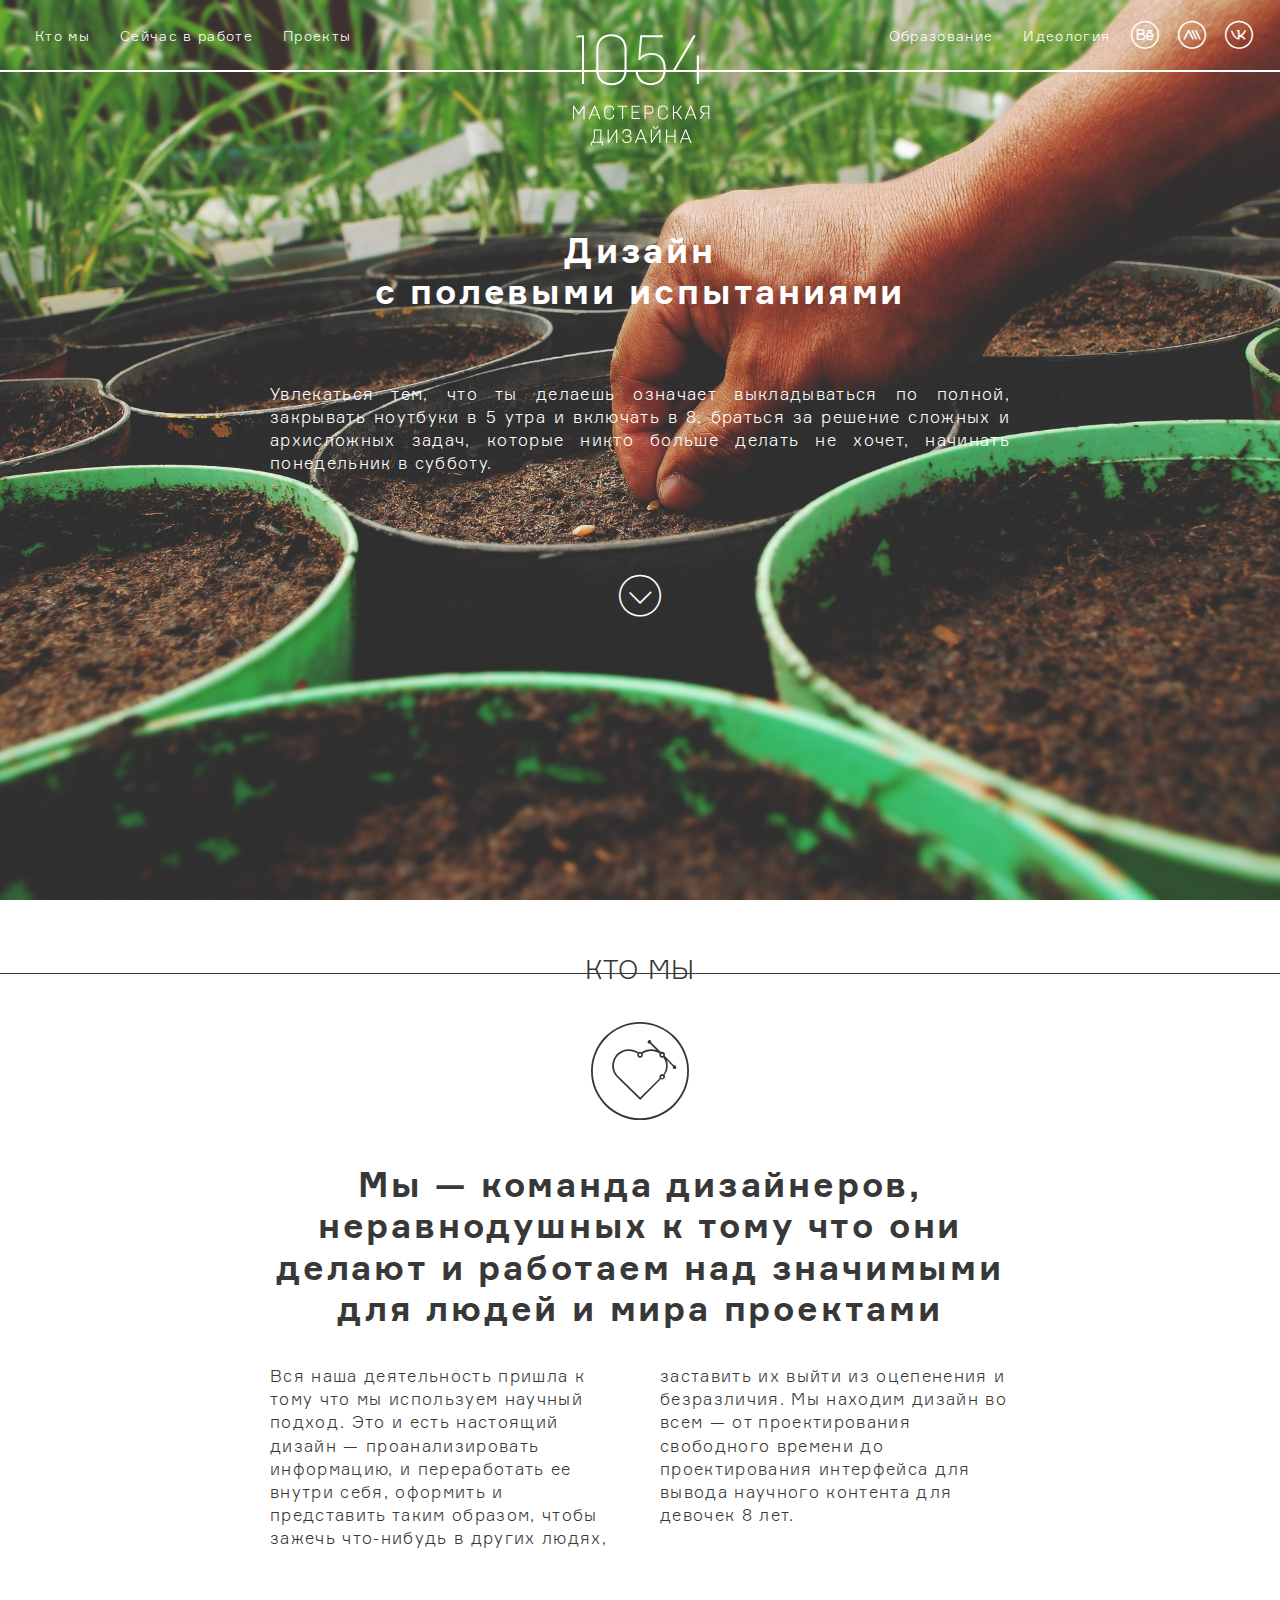
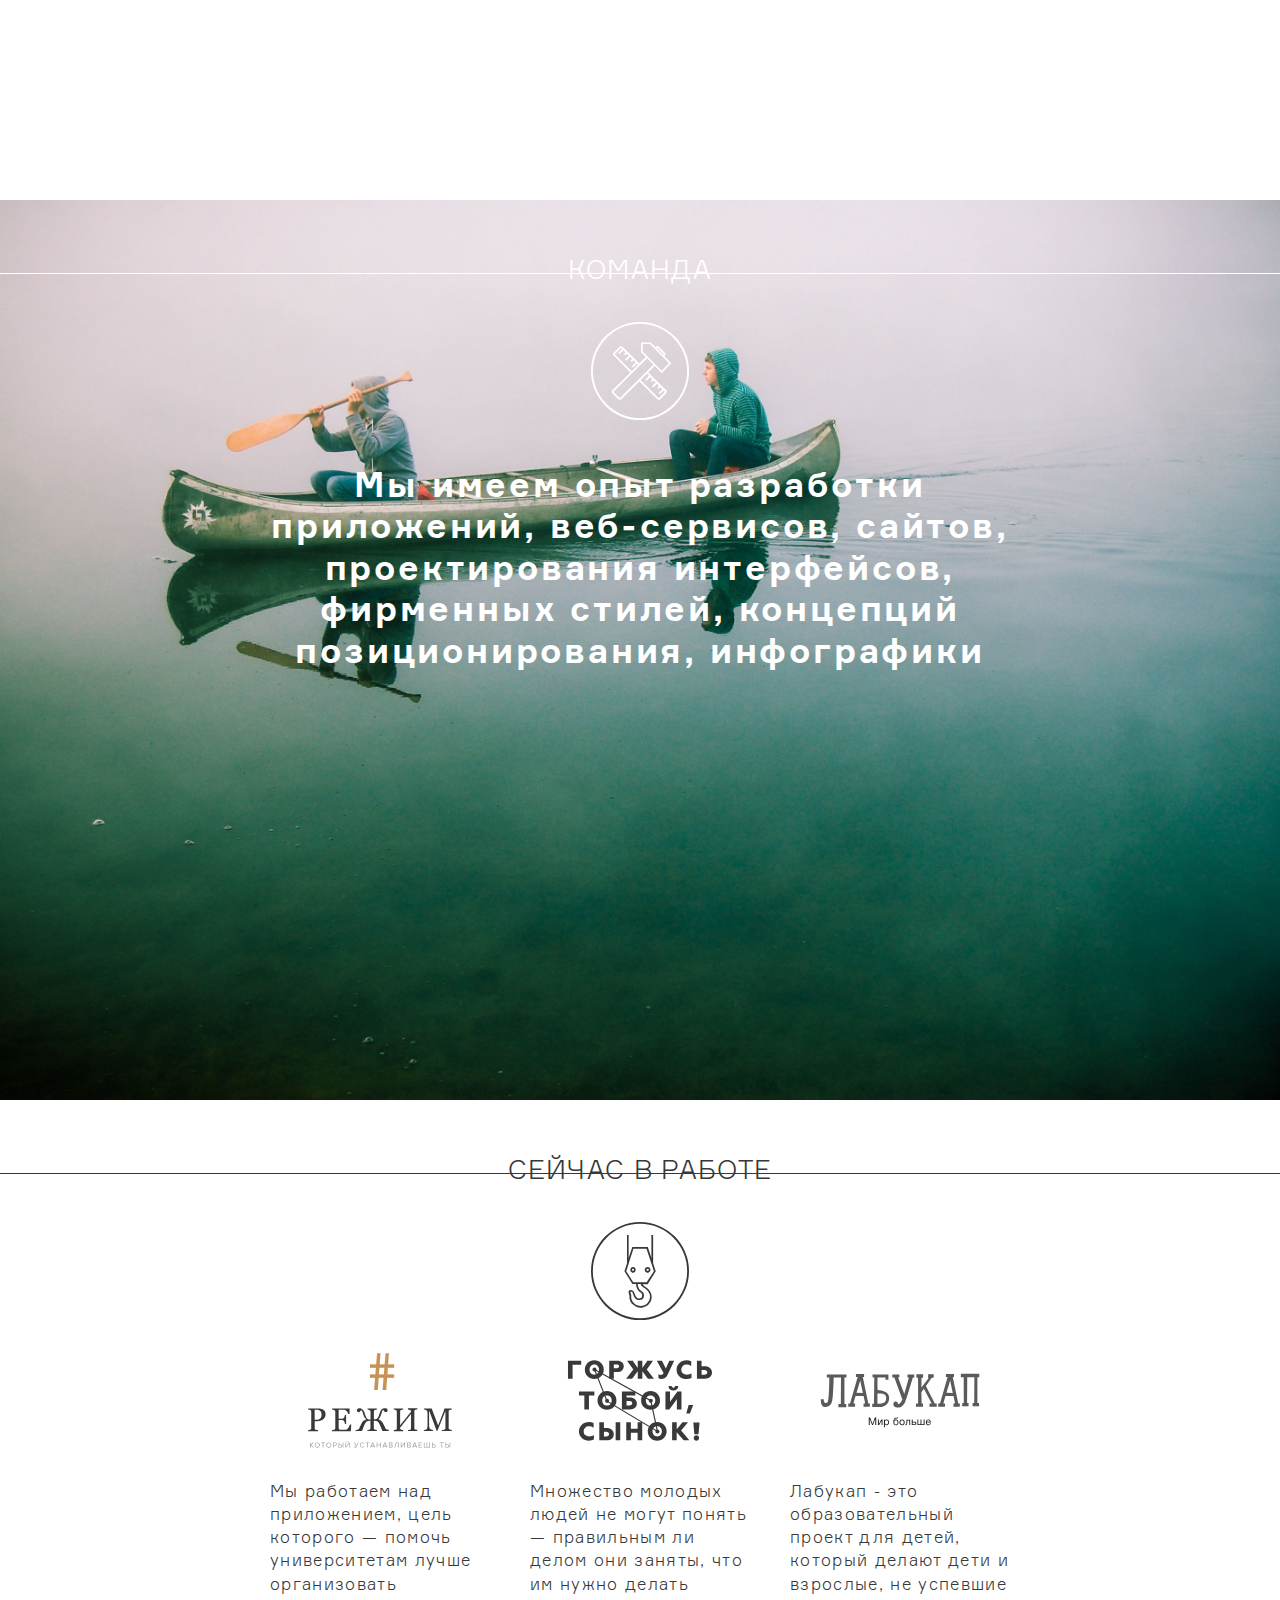
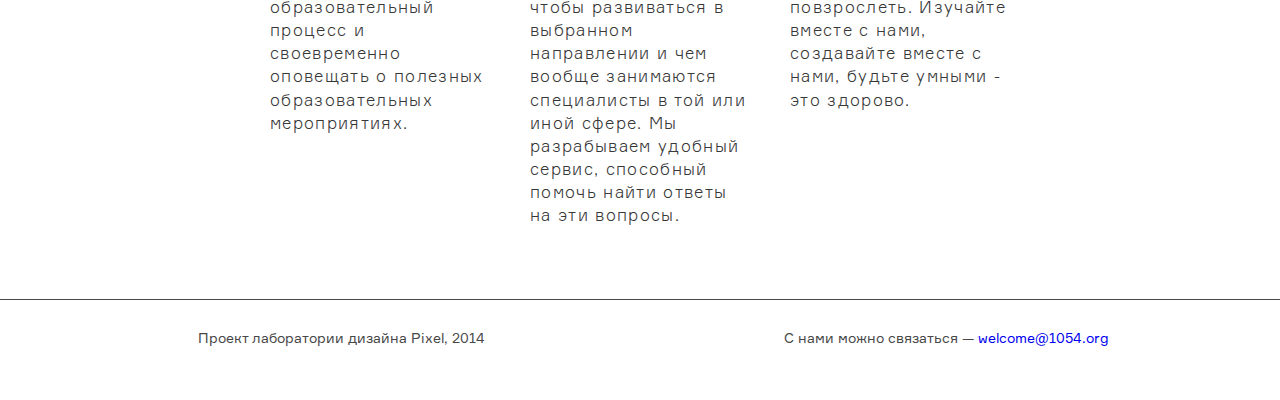
<file: index.html>
<!DOCTYPE html>
<html lang="en">
<head>
  <meta charset="UTF-8">
  <meta http-equiv="X-UA-Compatible" content="IE=edge">
  <meta name="viewport" content="width=device-width, initial-scale=1.0">
  <title>Мастерская Дизайна</title>
  <link rel="stylesheet" href="css/bootstrap.css">
  <link rel="stylesheet" href="css/fonts.css">
  <link rel="shortcut icon" href="css/icon.ico">
  <!-- HTML5 shim and Respond.js IE8 support of HTML5 elements and media queries -->
  <!--[if lt IE 9]>
    <script src="https://oss.maxcdn.com/html5shiv/3.7.2/html5shiv.min.js"></script>
    <script src="https://oss.maxcdn.com/respond/1.4.2/respond.min.js"></script>
  <![endif]-->
  <!-- logo svg styles -->
</head>
<body>

  <div class="screen screen-inverse screen-intro">
    <nav class="navbar navbar-inverse navbar-static-top" role="navigation">
      <div class="container-fluid">
        <!-- Brand and toggle get grouped for better mobile display -->
        <div class="navbar-header text-center">
          <button type="button" class="navbar-toggle collapsed" data-toggle="collapse" data-target="#bs-example-navbar-collapse-1">
            <span class="sr-only">Toggle navigation</span>
            <i class="fi fi-menu fi-x3"></i>
          </button>
          <svg version="1.0" id="Layer_1" xmlns="http://www.w3.org/2000/svg" xmlns:xlink="http://www.w3.org/1999/xlink" x="0px" y="0px"viewBox="0 0 210.4 171.1" style="enable-background:new 0 0 210.4 171.1;" xml:space="preserve" class="logo">
            <g>
              <g>
                <g>
                  <path class="st0" d="M0,109.7h1.6l7.3,11.1l7.3-11.1h1.6v20.6h-1.7v-17.6l-6.7,10.3H8.3l-6.7-10.3v17.6H0V109.7z"/>
                  <path class="st0" d="M24.3,129.7l8-20H34l8,20v0.6h-1.7l-2.3-5.8h-9.8l-2.3,5.8h-1.6V129.7z M37.5,123l-4.4-11l-4.4,11H37.5z"/>
                  <path class="st0" d="M48,123.3v-6.6c0-4.7,2.9-7.4,7.8-7.4c3.9,0,7.4,2.3,7.4,6.9v0.3h-1.7v-0.3c0-3.6-2.8-5.3-5.7-5.3
                    c-3.9,0-6.1,2.1-6.1,5.7v6.9c0,3.6,2.2,5.7,6.1,5.7c2.9,0,5.7-1.7,5.7-5.3v-0.3h1.7v0.3c0,4.6-3.5,6.9-7.4,6.9
                    C50.9,130.7,48,128,48,123.3z"/>
                  <path class="st0" d="M75.3,111.2h-6.5v-1.5h14.7v1.5H77v19h-1.7V111.2z"/>
                  <path class="st0" d="M90,109.7h12.5v1.5H91.7v7.9h9.4v1.5h-9.4v8.1h10.8v1.5H90V109.7z"/>
                  <path class="st0" d="M109.9,109.7h8.3c3.5,0,5.6,2.4,5.6,6.1c0,3.7-2.1,6.1-5.6,6.1h-6.6v8.4h-1.7V109.7z M118,120.3
                    c2.5,0,4.1-1.7,4.1-4.5c0-2.9-1.6-4.6-4.1-4.6h-6.4v9.1H118z"/>
                  <path class="st0" d="M130.5,123.3v-6.6c0-4.7,2.9-7.4,7.8-7.4c3.9,0,7.4,2.3,7.4,6.9v0.3H144v-0.3c0-3.6-2.8-5.3-5.7-5.3
                    c-3.9,0-6.1,2.1-6.1,5.7v6.9c0,3.6,2.2,5.7,6.1,5.7c2.9,0,5.7-1.7,5.7-5.3v-0.3h1.7v0.3c0,4.6-3.5,6.9-7.4,6.9
                    C133.4,130.7,130.5,128,130.5,123.3z"/>
                  <path class="st0" d="M153.4,109.7h1.7v9.5h3.9l6.5-9.5h1.6v0.6l-6.6,9.6l7,9.8v0.6h-1.7l-6.7-9.6h-3.9v9.6h-1.7V109.7z"/>
                  <path class="st0" d="M171.9,129.7l8-20h1.7l8,20v0.6h-1.7l-2.3-5.8h-9.8l-2.3,5.8h-1.6V129.7z M185.1,123l-4.4-11l-4.4,11H185.1z
                    "/>
                  <path class="st0" d="M195,129.7l5-8c-2.8-0.4-4.6-2.4-4.6-6c0-3.7,2.1-6.1,5.7-6.1h8.3v20.6h-1.7v-8.4h-5.8l-5.2,8.4H195V129.7z
                     M207.7,120.3v-9.1h-6.3c-2.6,0-4.2,1.7-4.2,4.6c0,2.9,1.6,4.6,4.2,4.6H207.7z"/>
                </g>
                <g>
                  <path class="st0" d="M27.5,165.2H29c1.5-1.9,3-4.3,3-10.5v-8.6h11.6v19h2.6v5.8h-1.6v-4.3H29.1v4.3h-1.6V165.2z M41.9,165.2
                    v-17.5h-8.3v7c0,6.1-1.3,8.5-2.7,10.5H41.9z"/>
                  <path class="st0" d="M53.2,146.2h1.7v17.6l11.5-17.6H68v20.6h-1.7v-17.6l-11.5,17.6h-1.6V146.2z"/>
                  <path class="st0" d="M75.4,160.3h1.7c0,3.5,2.5,5.2,5.8,5.2c3.3,0,5.3-1.7,5.3-4.6c0-2.5-1.8-4.1-4.8-4.1h-3v-1.5h3
                    c2.6,0,4.2-1.2,4.2-3.7c0-2.4-1.7-4.3-4.9-4.3c-3,0-5.2,1.7-5.2,5.2h-1.7c0-4.6,3-6.9,7-6.9c4.3,0,6.6,2.4,6.6,5.7
                    c0,2.6-1.5,4.1-3.4,4.7c2.2,0.5,4,2.1,4,4.9c0,3.7-2.5,6.2-7,6.2C78.7,167.2,75.5,164.9,75.4,160.3z"/>
                  <path class="st0" d="M95.3,166.2l8-20h1.7l8,20v0.6h-1.7L109,161h-9.8l-2.3,5.8h-1.6V166.2z M108.5,159.5l-4.4-11l-4.4,11H108.5z
                    "/>
                  <path class="st0" d="M119.5,146.2h1.7v17.6l11.5-17.6h1.6v20.6h-1.7v-17.6l-11.5,17.6h-1.6V146.2z M122.4,141v-0.3h1.4v0.3
                    c0,1.8,1.1,2.7,3,2.7c1.9,0,3-0.9,3-2.7v-0.3h1.4v0.3c0,2.6-1.9,4-4.5,4C124.3,145,122.4,143.5,122.4,141z"/>
                  <path class="st0" d="M142.9,146.2h1.7v9.5h11.3v-9.5h1.7v20.6h-1.7v-9.6h-11.3v9.6h-1.7V146.2z"/>
                  <path class="st0" d="M164.2,166.2l8-20h1.7l8,20v0.6h-1.7l-2.3-5.8H168l-2.3,5.8h-1.6V166.2z M177.4,159.5l-4.4-11l-4.4,11H177.4
                    z"/>
                </g>
              </g>
              <g>
                <path class="st0" d="M5.2,4.6v-2l8.6-1H17v74.9h-3.2V4.6H5.2z"/>
                <path class="st0" d="M35.8,55.1V23C35.8,8.4,44.9,0,59,0c14.1,0,23.3,8.4,23.3,23v32.1c0,14.5-9.2,23-23.3,23
                  C44.9,78.1,35.8,69.6,35.8,55.1z M79.1,55.3V22.8C79.1,10.5,71.4,3,59,3c-12.4,0-20,7.5-20,19.8v32.5c0,12.2,7.6,19.8,20,19.8
                  C71.4,75.1,79.1,67.5,79.1,55.3z"/>
                <path class="st0" d="M96.1,57.5h3.2c1.6,11,9.4,17.5,20.3,17.5c12.8,0,19.7-9,19.7-21.9c0-14.4-7.8-21.5-19.4-21.5
                  c-7.3,0-13.3,3.5-16.7,7.7h-3.1l3.1-37.7h34.9v3H106l-2.6,30.8c4-4.1,10.1-6.7,16.9-6.7c12.9,0,22.2,7.7,22.2,24.4
                  c0,14.9-8.3,25-23,25C106.8,78.1,97.8,70.7,96.1,57.5z"/>
                <path class="st0" d="M190.3,57.9h-36.6v-2.7l31.3-53.6h2.9v1.3l-30.5,52h32.8V32.5h3.2v22.4h10.6v3h-10.6v18.6h-3.2V57.9z"/>
              </g>
            </g>
          </svg>
        </div>

        <!-- Collect the nav links, forms, and other content for toggling -->
        <div class="collapse navbar-collapse" id="bs-example-navbar-collapse-1">
          <ul class="nav navbar-nav navbar-left">
            <li><a href="#team">Кто мы</a></li>
            <li><a href="#work">Сейчас в работе</a></li>
            <li><a href="projects.html">Проекты</a></li>
          </ul>
          
          <ul class="nav navbar-nav navbar-right">
            <li><a href="education.html">Образование</a></li>
            <li><a href="philosophy.html">Идеология</a></li>
            <li class="icon">
              <a href="#" class="icon"><i class="fi fi-be fi-x2"></i></a>
              <a href="http://letnyayashkola.org/design/" target="blank" class="icon"><i class="fi fi-lsh fi-x2"></i></a>
              <a href="http://vk.com/shkola_rr_design" target="blank" class="icon"><i class="fi fi-vk fi-x2"></i></a>
            </li>
          </ul>
        </div><!-- /.navbar-collapse -->
      </div><!-- /.container-fluid -->
    </nav>
      <div class="container">
        <div class="row">
          <div class="col-lg-10 col-lg-offset-1 col-md-12 col-md-offset-0 col-sm-10 col-sm-offset-1">
            <h2 class="text-center">Дизайн<br>с полевыми испытаниями</h2>
            <p class="text-justify-sm h4">Увлекаться тем, что ты делаешь означает выкладываться по полной, закрывать ноутбуки в 5 утра и включать в 8, браться за решение сложных и архисложных задач, которые никто больше делать не хочет, начинать понедельник в субботу. </p>
          </div>
        </div>
      </div>
    <div class="text-center"><a href="#team" class="bottom-link"><i class="fi fi-arrow_down fi-x3"></i></a></div>
  </div>
  <div class="screen">
  <h1 class="text-center" id="team">Кто мы</h1>
  <div class="container">
      <p class="text-center"><i class="fi fi-heart fi-x7"></i></p>
      <h2 class="text-center">Мы — команда дизайнеров, неравнодушных к тому что они делают и работаем над значимыми для людей и мира проектами</h2>
      <p class="text-column-2 h4">Вся наша деятельность  пришла к тому что мы используем научный подход. Это и есть настоящий дизайн — проанализировать информацию, и переработать ее внутри себя, оформить и представить таким образом, чтобы зажечь что-нибудь в других людях, заставить их выйти из оцепенения и безразличия. Мы находим дизайн во всем — от проектирования свободного времени до проектирования интерфейса для вывода научного контента для девочек 8 лет.</p>
  </div>

  </div>
  <div class="screen screen-inverse screen-team-skills">
      <h1 class="text-center">Команда</h1>
      <div class="container">
        <p class="text-center"><i class="fi fi-work fi-x7"></i></p>
        <h2 class="text-center">Мы имеем опыт разработки приложений, веб-сервисов, сайтов, проектирования интерфейсов, фирменных стилей, концепций позиционирования, инфографики</h2>
      </div>
  </div>
  <a id="work"></a>
  <div class="screen">
      <h1 class="text-center">Сейчас в работе</h1>
      <div class="container">
        <p class="text-center"><i class="fi fi-crane fi-x7"></i></p>
        <div class="row">
          <div class="col-md-4 col-md-offset-0 col-sm-6">
            <img src="css/img/raspisator.svg" alt="">
            <p class="h4">Мы работаем над приложением, цель которого — помочь университетам лучше организовать образовательный процесс и своевременно оповещать о полезных образовательных мероприятиях.</p>
          </div>
          <div class="col-md-4 col-md-offset-0 col-sm-6">
            <img src="css/img/pride.svg" alt="">
            <p class="h4">Множество молодых людей не могут понять — правильным ли делом они заняты, что им нужно делать чтобы развиваться в выбранном направлении и чем вообще занимаются специалисты в той или иной сфере. Мы разрабываем удобный сервис, способный помочь найти ответы на эти вопросы.</p>
          </div>
          <div class="col-md-4 col-md-offset-0 col-sm-6 col-sm-offset-3">
            <img src="css/img/labucap.svg" alt="">
            <p class="h4">Лабукап - это образовательный проект для детей, который делают дети и взрослые, не успевшие повзрослеть. Изучайте вместе с нами, создавайте вместе с нами, будьте умными - это здорово.</p>
          </div>
        </div>
      </div>
      <div class="row footer clearfix">
        <div class="col-sm-6 text-center"><i class="fi fi-pixel fi-x2"></i>Проект лаборатории дизайна Pixel, 2014</div>
        <div class="col-sm-6 text-center">С нами можно связаться — <a href="mailto:welcome@1054.org">welcome@1054.org</a></div>
      </div>
  </div>
  <script src="js/jquery.min.js"></script>
  <script src="js/bootstrap.min.js"></script>
  <script>
  $(function() {
    $('a[href*=#]:not([href=#])').click(function() {
      if (location.pathname.replace(/^\//,'') == this.pathname.replace(/^\//,'') && location.hostname == this.hostname) {
        var target = $(this.hash);
        target = target.length ? target : $('[name=' + this.hash.slice(1) +']');
        if (target.length) {
          $('html,body').animate({
            scrollTop: target.offset().top
          }, 1000);
          return false;
        }
      }
    });
  });
  </script>
</body>

</html>
</file>
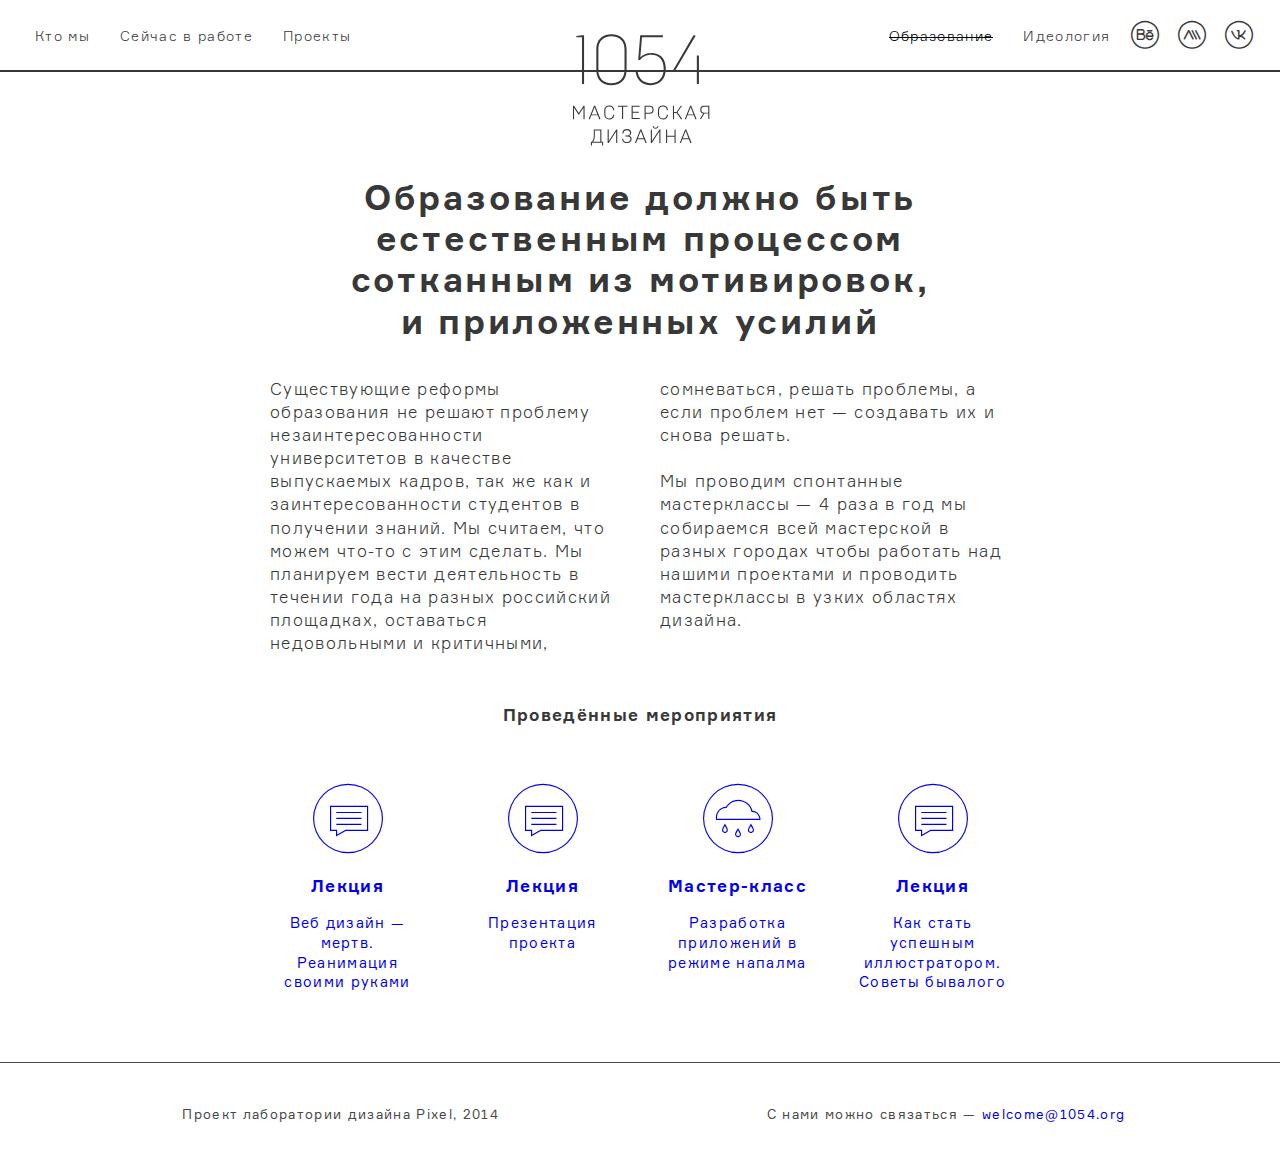
<file: education.html>
<!DOCTYPE html>
<html lang="en">
<head>
  <meta charset="UTF-8">
  <meta http-equiv="X-UA-Compatible" content="IE=edge">
  <meta name="viewport" content="width=device-width, initial-scale=1.0">
  <title>Мастерская Дизайна</title>
  <link rel="stylesheet" href="css/bootstrap.css">
  <link rel="stylesheet" href="css/fonts.css">
  <link rel="shortcut icon" href="css/icon.ico">
  <!-- HTML5 shim and Respond.js IE8 support of HTML5 elements and media queries -->
  <!--[if lt IE 9]>
    <script src="https://oss.maxcdn.com/html5shiv/3.7.2/html5shiv.min.js"></script>
    <script src="https://oss.maxcdn.com/respond/1.4.2/respond.min.js"></script>
  <![endif]-->
  <!-- logo svg styles -->
</head>
<body>

  <div class="screen">
    <nav class="navbar navbar-default navbar-static-top" role="navigation">
      <div class="container-fluid">
        <!-- Brand and toggle get grouped for better mobile display -->
        <div class="navbar-header text-center">
          <button type="button" class="navbar-toggle collapsed" data-toggle="collapse" data-target="#bs-example-navbar-collapse-1">
            <span class="sr-only">Toggle navigation</span>
            <i class="fi fi-menu fi-x3"></i>
          </button>
          <svg version="1.0" id="Layer_1" xmlns="http://www.w3.org/2000/svg" xmlns:xlink="http://www.w3.org/1999/xlink" x="0px" y="0px"viewBox="0 0 210.4 171.1" style="enable-background:new 0 0 210.4 171.1;" xml:space="preserve" class="logo">
            <g>
              <g>
                <g>
                  <path class="st0" d="M0,109.7h1.6l7.3,11.1l7.3-11.1h1.6v20.6h-1.7v-17.6l-6.7,10.3H8.3l-6.7-10.3v17.6H0V109.7z"/>
                  <path class="st0" d="M24.3,129.7l8-20H34l8,20v0.6h-1.7l-2.3-5.8h-9.8l-2.3,5.8h-1.6V129.7z M37.5,123l-4.4-11l-4.4,11H37.5z"/>
                  <path class="st0" d="M48,123.3v-6.6c0-4.7,2.9-7.4,7.8-7.4c3.9,0,7.4,2.3,7.4,6.9v0.3h-1.7v-0.3c0-3.6-2.8-5.3-5.7-5.3
                    c-3.9,0-6.1,2.1-6.1,5.7v6.9c0,3.6,2.2,5.7,6.1,5.7c2.9,0,5.7-1.7,5.7-5.3v-0.3h1.7v0.3c0,4.6-3.5,6.9-7.4,6.9
                    C50.9,130.7,48,128,48,123.3z"/>
                  <path class="st0" d="M75.3,111.2h-6.5v-1.5h14.7v1.5H77v19h-1.7V111.2z"/>
                  <path class="st0" d="M90,109.7h12.5v1.5H91.7v7.9h9.4v1.5h-9.4v8.1h10.8v1.5H90V109.7z"/>
                  <path class="st0" d="M109.9,109.7h8.3c3.5,0,5.6,2.4,5.6,6.1c0,3.7-2.1,6.1-5.6,6.1h-6.6v8.4h-1.7V109.7z M118,120.3
                    c2.5,0,4.1-1.7,4.1-4.5c0-2.9-1.6-4.6-4.1-4.6h-6.4v9.1H118z"/>
                  <path class="st0" d="M130.5,123.3v-6.6c0-4.7,2.9-7.4,7.8-7.4c3.9,0,7.4,2.3,7.4,6.9v0.3H144v-0.3c0-3.6-2.8-5.3-5.7-5.3
                    c-3.9,0-6.1,2.1-6.1,5.7v6.9c0,3.6,2.2,5.7,6.1,5.7c2.9,0,5.7-1.7,5.7-5.3v-0.3h1.7v0.3c0,4.6-3.5,6.9-7.4,6.9
                    C133.4,130.7,130.5,128,130.5,123.3z"/>
                  <path class="st0" d="M153.4,109.7h1.7v9.5h3.9l6.5-9.5h1.6v0.6l-6.6,9.6l7,9.8v0.6h-1.7l-6.7-9.6h-3.9v9.6h-1.7V109.7z"/>
                  <path class="st0" d="M171.9,129.7l8-20h1.7l8,20v0.6h-1.7l-2.3-5.8h-9.8l-2.3,5.8h-1.6V129.7z M185.1,123l-4.4-11l-4.4,11H185.1z
                    "/>
                  <path class="st0" d="M195,129.7l5-8c-2.8-0.4-4.6-2.4-4.6-6c0-3.7,2.1-6.1,5.7-6.1h8.3v20.6h-1.7v-8.4h-5.8l-5.2,8.4H195V129.7z
                     M207.7,120.3v-9.1h-6.3c-2.6,0-4.2,1.7-4.2,4.6c0,2.9,1.6,4.6,4.2,4.6H207.7z"/>
                </g>
                <g>
                  <path class="st0" d="M27.5,165.2H29c1.5-1.9,3-4.3,3-10.5v-8.6h11.6v19h2.6v5.8h-1.6v-4.3H29.1v4.3h-1.6V165.2z M41.9,165.2
                    v-17.5h-8.3v7c0,6.1-1.3,8.5-2.7,10.5H41.9z"/>
                  <path class="st0" d="M53.2,146.2h1.7v17.6l11.5-17.6H68v20.6h-1.7v-17.6l-11.5,17.6h-1.6V146.2z"/>
                  <path class="st0" d="M75.4,160.3h1.7c0,3.5,2.5,5.2,5.8,5.2c3.3,0,5.3-1.7,5.3-4.6c0-2.5-1.8-4.1-4.8-4.1h-3v-1.5h3
                    c2.6,0,4.2-1.2,4.2-3.7c0-2.4-1.7-4.3-4.9-4.3c-3,0-5.2,1.7-5.2,5.2h-1.7c0-4.6,3-6.9,7-6.9c4.3,0,6.6,2.4,6.6,5.7
                    c0,2.6-1.5,4.1-3.4,4.7c2.2,0.5,4,2.1,4,4.9c0,3.7-2.5,6.2-7,6.2C78.7,167.2,75.5,164.9,75.4,160.3z"/>
                  <path class="st0" d="M95.3,166.2l8-20h1.7l8,20v0.6h-1.7L109,161h-9.8l-2.3,5.8h-1.6V166.2z M108.5,159.5l-4.4-11l-4.4,11H108.5z
                    "/>
                  <path class="st0" d="M119.5,146.2h1.7v17.6l11.5-17.6h1.6v20.6h-1.7v-17.6l-11.5,17.6h-1.6V146.2z M122.4,141v-0.3h1.4v0.3
                    c0,1.8,1.1,2.7,3,2.7c1.9,0,3-0.9,3-2.7v-0.3h1.4v0.3c0,2.6-1.9,4-4.5,4C124.3,145,122.4,143.5,122.4,141z"/>
                  <path class="st0" d="M142.9,146.2h1.7v9.5h11.3v-9.5h1.7v20.6h-1.7v-9.6h-11.3v9.6h-1.7V146.2z"/>
                  <path class="st0" d="M164.2,166.2l8-20h1.7l8,20v0.6h-1.7l-2.3-5.8H168l-2.3,5.8h-1.6V166.2z M177.4,159.5l-4.4-11l-4.4,11H177.4
                    z"/>
                </g>
              </g>
              <g>
                <path class="st0" d="M5.2,4.6v-2l8.6-1H17v74.9h-3.2V4.6H5.2z"/>
                <path class="st0" d="M35.8,55.1V23C35.8,8.4,44.9,0,59,0c14.1,0,23.3,8.4,23.3,23v32.1c0,14.5-9.2,23-23.3,23
                  C44.9,78.1,35.8,69.6,35.8,55.1z M79.1,55.3V22.8C79.1,10.5,71.4,3,59,3c-12.4,0-20,7.5-20,19.8v32.5c0,12.2,7.6,19.8,20,19.8
                  C71.4,75.1,79.1,67.5,79.1,55.3z"/>
                <path class="st0" d="M96.1,57.5h3.2c1.6,11,9.4,17.5,20.3,17.5c12.8,0,19.7-9,19.7-21.9c0-14.4-7.8-21.5-19.4-21.5
                  c-7.3,0-13.3,3.5-16.7,7.7h-3.1l3.1-37.7h34.9v3H106l-2.6,30.8c4-4.1,10.1-6.7,16.9-6.7c12.9,0,22.2,7.7,22.2,24.4
                  c0,14.9-8.3,25-23,25C106.8,78.1,97.8,70.7,96.1,57.5z"/>
                <path class="st0" d="M190.3,57.9h-36.6v-2.7l31.3-53.6h2.9v1.3l-30.5,52h32.8V32.5h3.2v22.4h10.6v3h-10.6v18.6h-3.2V57.9z"/>
              </g>
            </g>
          </svg>
        </div>

        <!-- Collect the nav links, forms, and other content for toggling -->
        <div class="collapse navbar-collapse" id="bs-example-navbar-collapse-1">
          <ul class="nav navbar-nav navbar-left">
            <li><a href="index.html#team">Кто мы</a></li>
            <li><a href="index.html#work">Сейчас в работе</a></li>
            <li><a href="projects.html">Проекты</a></li>
          </ul>
          
          <ul class="nav navbar-nav navbar-right">
            <li><a href="#" class="active">Образование</a></li>
            <li><a href="philosophy.html">Идеология</a></li>
            <li class="icon">
              <a href="#" class="icon"><i class="fi fi-be fi-x2"></i></a>
              <a href="http://letnyayashkola.org/design/" target="blank" class="icon"><i class="fi fi-lsh fi-x2"></i></a>
              <a href="http://vk.com/shkola_rr_design" target="blank" class="icon"><i class="fi fi-vk fi-x2"></i></a>
            </li>
          </ul>
        </div><!-- /.navbar-collapse -->
      </div><!-- /.container-fluid -->
    </nav>
  <div class="container mtop5">
    <h2 class="text-center">Образование должно быть естественным процессом сотканным из мотивировок, <br>и приложенных усилий</h2>
    <p class="text-column-2 h4">Существующие реформы образования не решают проблему незаинтересованности университетов в качестве выпускаемых кадров, так же как и заинтересованности студентов в получении знаний. Мы считаем, что можем что-то с этим сделать. Мы планируем вести деятельность в течении года на разных российский площадках, оставаться недовольными и критичными, сомневаться, решать проблемы, а если проблем нет — создавать их и снова решать.<br><br>Мы проводим спонтанные мастерклассы — 4 раза в год мы собираемся всей мастерской в  разных городах чтобы работать над нашими проектами и проводить мастерклассы в узких областях дизайна.</p>
    <h3 class="text-center text-header">Проведённые мероприятия</h3>
    <div class="row">
      <a href="#" class="col-md-3 col-sm-6">
        <p class="text-center"><i class="fi fi-lection fi-x5"></i></p>
        <h3 class="text-center">Лекция</h3>
        <p class="text-center h5">Веб дизайн — мертв. Реанимация своими руками</p>
      </a>
      <a href="#" class="col-md-3 col-sm-6">
        <p class="text-center"><i class="fi fi-lection fi-x5"></i></p>
        <h3 class="text-center">Лекция</h3>
        <p class="text-center h5">Презентация проекта<br>&nbsp;</p>
      </a>
      <a href="#" class="col-md-3 col-sm-6">
        <p class="text-center"><i class="fi fi-cloud fi-x5"></i></p>
        <h3 class="text-center">Мастер-класс</h3>
        <p class="text-center h5">Разработка приложений в режиме напалма</p>
      </a>
      <a href="#" class="col-md-3 col-sm-6">
        <p class="text-center"><i class="fi fi-lection fi-x5"></i></p>
        <h3 class="text-center">Лекция</h3>
        <p class="text-center h5">Как стать успешным иллюстратором. Советы бывалого</p>
      </a>
    </div>
  </div>
  <div class="row footer clearfix">
    <div class="col-sm-6 text-center h6"><i class="fi fi-pixel fi-x2"></i>Проект лаборатории дизайна Pixel, 2014</div>
    <div class="col-sm-6 text-center h6">С нами можно связаться — <a href="mailto:welcome@1054.org">welcome@1054.org</a></div>
  </div>
</div>

  <script src="js/jquery.min.js"></script>
  <script src="js/bootstrap.min.js"></script>
  <script>
  //main logo inline svg can't surrond by anchor so this hack
  $('#Layer_1').click(function () { location.href = "index.html"; });
  </script>
</body>

</html>
</file>
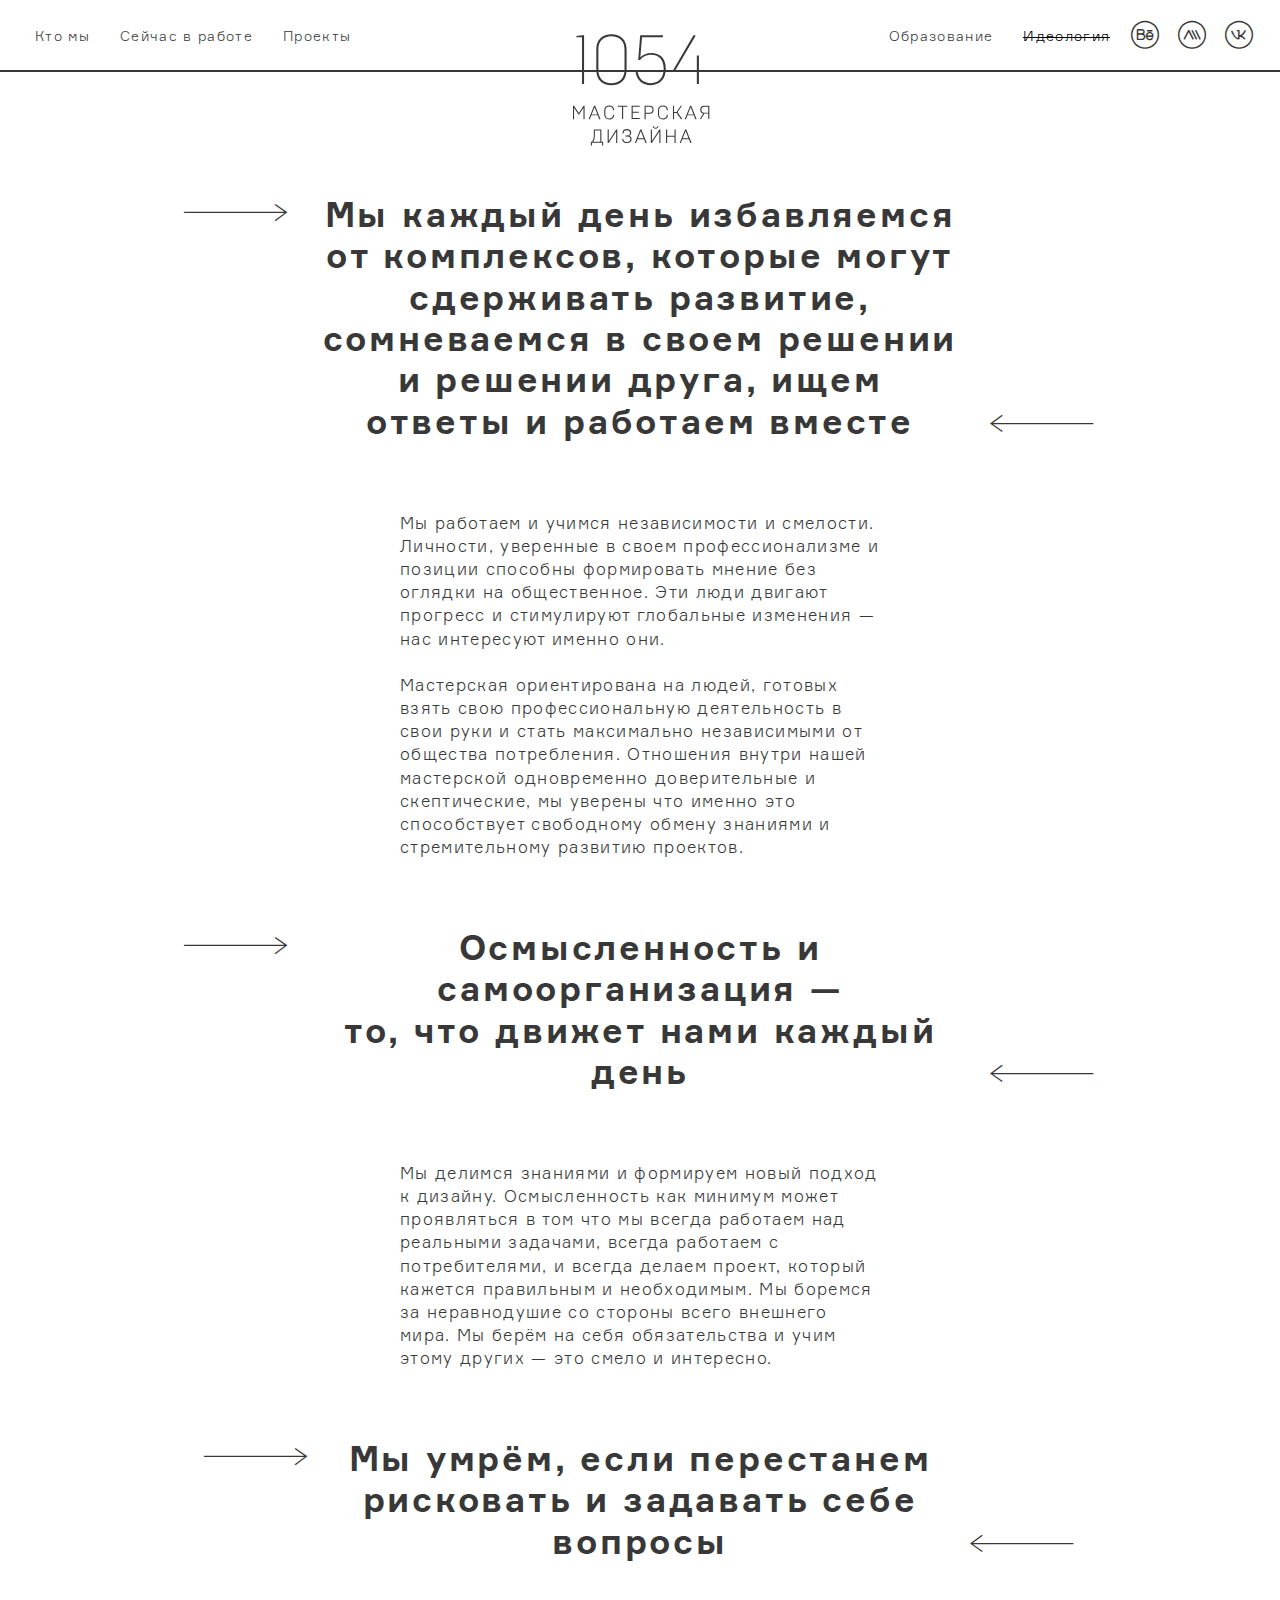
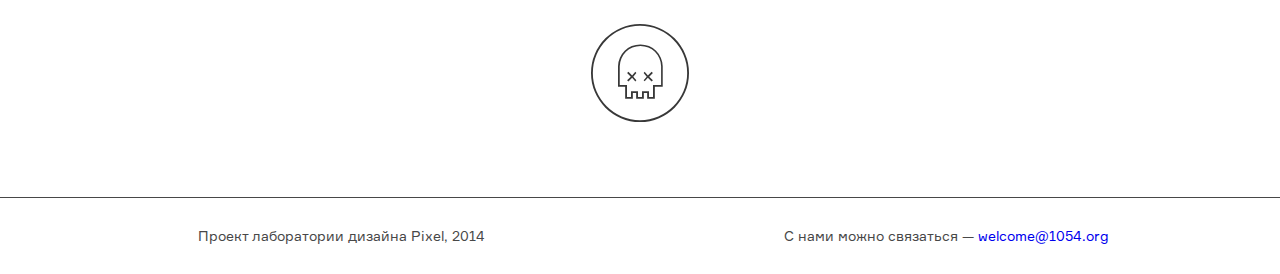
<file: philosophy.html>
<!DOCTYPE html>
<html lang="en">
<head>
  <meta charset="UTF-8">
  <meta http-equiv="X-UA-Compatible" content="IE=edge">
  <meta name="viewport" content="width=device-width, initial-scale=1.0">
  <title>Мастерская Дизайна</title>
  <link rel="stylesheet" href="css/bootstrap.css">
  <link rel="stylesheet" href="css/fonts.css">
  <link rel="shortcut icon" href="css/icon.ico">
  <!-- HTML5 shim and Respond.js IE8 support of HTML5 elements and media queries -->
  <!--[if lt IE 9]>
    <script src="https://oss.maxcdn.com/html5shiv/3.7.2/html5shiv.min.js"></script>
    <script src="https://oss.maxcdn.com/respond/1.4.2/respond.min.js"></script>
  <![endif]-->
  <!-- logo svg styles -->
</head>
<body>

  <div class="screen">
    <nav class="navbar navbar-default navbar-static-top" role="navigation">
      <div class="container-fluid">
        <!-- Brand and toggle get grouped for better mobile display -->
        <div class="navbar-header text-center">
          <button type="button" class="navbar-toggle collapsed" data-toggle="collapse" data-target="#bs-example-navbar-collapse-1">
            <span class="sr-only">Toggle navigation</span>
            <i class="fi fi-menu fi-x3"></i>
          </button>
          <svg version="1.0" id="Layer_1" xmlns="http://www.w3.org/2000/svg" xmlns:xlink="http://www.w3.org/1999/xlink" x="0px" y="0px"viewBox="0 0 210.4 171.1" style="enable-background:new 0 0 210.4 171.1;" xml:space="preserve" class="logo">
            <g>
              <g>
                <g>
                  <path class="st0" d="M0,109.7h1.6l7.3,11.1l7.3-11.1h1.6v20.6h-1.7v-17.6l-6.7,10.3H8.3l-6.7-10.3v17.6H0V109.7z"/>
                  <path class="st0" d="M24.3,129.7l8-20H34l8,20v0.6h-1.7l-2.3-5.8h-9.8l-2.3,5.8h-1.6V129.7z M37.5,123l-4.4-11l-4.4,11H37.5z"/>
                  <path class="st0" d="M48,123.3v-6.6c0-4.7,2.9-7.4,7.8-7.4c3.9,0,7.4,2.3,7.4,6.9v0.3h-1.7v-0.3c0-3.6-2.8-5.3-5.7-5.3
                    c-3.9,0-6.1,2.1-6.1,5.7v6.9c0,3.6,2.2,5.7,6.1,5.7c2.9,0,5.7-1.7,5.7-5.3v-0.3h1.7v0.3c0,4.6-3.5,6.9-7.4,6.9
                    C50.9,130.7,48,128,48,123.3z"/>
                  <path class="st0" d="M75.3,111.2h-6.5v-1.5h14.7v1.5H77v19h-1.7V111.2z"/>
                  <path class="st0" d="M90,109.7h12.5v1.5H91.7v7.9h9.4v1.5h-9.4v8.1h10.8v1.5H90V109.7z"/>
                  <path class="st0" d="M109.9,109.7h8.3c3.5,0,5.6,2.4,5.6,6.1c0,3.7-2.1,6.1-5.6,6.1h-6.6v8.4h-1.7V109.7z M118,120.3
                    c2.5,0,4.1-1.7,4.1-4.5c0-2.9-1.6-4.6-4.1-4.6h-6.4v9.1H118z"/>
                  <path class="st0" d="M130.5,123.3v-6.6c0-4.7,2.9-7.4,7.8-7.4c3.9,0,7.4,2.3,7.4,6.9v0.3H144v-0.3c0-3.6-2.8-5.3-5.7-5.3
                    c-3.9,0-6.1,2.1-6.1,5.7v6.9c0,3.6,2.2,5.7,6.1,5.7c2.9,0,5.7-1.7,5.7-5.3v-0.3h1.7v0.3c0,4.6-3.5,6.9-7.4,6.9
                    C133.4,130.7,130.5,128,130.5,123.3z"/>
                  <path class="st0" d="M153.4,109.7h1.7v9.5h3.9l6.5-9.5h1.6v0.6l-6.6,9.6l7,9.8v0.6h-1.7l-6.7-9.6h-3.9v9.6h-1.7V109.7z"/>
                  <path class="st0" d="M171.9,129.7l8-20h1.7l8,20v0.6h-1.7l-2.3-5.8h-9.8l-2.3,5.8h-1.6V129.7z M185.1,123l-4.4-11l-4.4,11H185.1z
                    "/>
                  <path class="st0" d="M195,129.7l5-8c-2.8-0.4-4.6-2.4-4.6-6c0-3.7,2.1-6.1,5.7-6.1h8.3v20.6h-1.7v-8.4h-5.8l-5.2,8.4H195V129.7z
                     M207.7,120.3v-9.1h-6.3c-2.6,0-4.2,1.7-4.2,4.6c0,2.9,1.6,4.6,4.2,4.6H207.7z"/>
                </g>
                <g>
                  <path class="st0" d="M27.5,165.2H29c1.5-1.9,3-4.3,3-10.5v-8.6h11.6v19h2.6v5.8h-1.6v-4.3H29.1v4.3h-1.6V165.2z M41.9,165.2
                    v-17.5h-8.3v7c0,6.1-1.3,8.5-2.7,10.5H41.9z"/>
                  <path class="st0" d="M53.2,146.2h1.7v17.6l11.5-17.6H68v20.6h-1.7v-17.6l-11.5,17.6h-1.6V146.2z"/>
                  <path class="st0" d="M75.4,160.3h1.7c0,3.5,2.5,5.2,5.8,5.2c3.3,0,5.3-1.7,5.3-4.6c0-2.5-1.8-4.1-4.8-4.1h-3v-1.5h3
                    c2.6,0,4.2-1.2,4.2-3.7c0-2.4-1.7-4.3-4.9-4.3c-3,0-5.2,1.7-5.2,5.2h-1.7c0-4.6,3-6.9,7-6.9c4.3,0,6.6,2.4,6.6,5.7
                    c0,2.6-1.5,4.1-3.4,4.7c2.2,0.5,4,2.1,4,4.9c0,3.7-2.5,6.2-7,6.2C78.7,167.2,75.5,164.9,75.4,160.3z"/>
                  <path class="st0" d="M95.3,166.2l8-20h1.7l8,20v0.6h-1.7L109,161h-9.8l-2.3,5.8h-1.6V166.2z M108.5,159.5l-4.4-11l-4.4,11H108.5z
                    "/>
                  <path class="st0" d="M119.5,146.2h1.7v17.6l11.5-17.6h1.6v20.6h-1.7v-17.6l-11.5,17.6h-1.6V146.2z M122.4,141v-0.3h1.4v0.3
                    c0,1.8,1.1,2.7,3,2.7c1.9,0,3-0.9,3-2.7v-0.3h1.4v0.3c0,2.6-1.9,4-4.5,4C124.3,145,122.4,143.5,122.4,141z"/>
                  <path class="st0" d="M142.9,146.2h1.7v9.5h11.3v-9.5h1.7v20.6h-1.7v-9.6h-11.3v9.6h-1.7V146.2z"/>
                  <path class="st0" d="M164.2,166.2l8-20h1.7l8,20v0.6h-1.7l-2.3-5.8H168l-2.3,5.8h-1.6V166.2z M177.4,159.5l-4.4-11l-4.4,11H177.4
                    z"/>
                </g>
              </g>
              <g>
                <path class="st0" d="M5.2,4.6v-2l8.6-1H17v74.9h-3.2V4.6H5.2z"/>
                <path class="st0" d="M35.8,55.1V23C35.8,8.4,44.9,0,59,0c14.1,0,23.3,8.4,23.3,23v32.1c0,14.5-9.2,23-23.3,23
                  C44.9,78.1,35.8,69.6,35.8,55.1z M79.1,55.3V22.8C79.1,10.5,71.4,3,59,3c-12.4,0-20,7.5-20,19.8v32.5c0,12.2,7.6,19.8,20,19.8
                  C71.4,75.1,79.1,67.5,79.1,55.3z"/>
                <path class="st0" d="M96.1,57.5h3.2c1.6,11,9.4,17.5,20.3,17.5c12.8,0,19.7-9,19.7-21.9c0-14.4-7.8-21.5-19.4-21.5
                  c-7.3,0-13.3,3.5-16.7,7.7h-3.1l3.1-37.7h34.9v3H106l-2.6,30.8c4-4.1,10.1-6.7,16.9-6.7c12.9,0,22.2,7.7,22.2,24.4
                  c0,14.9-8.3,25-23,25C106.8,78.1,97.8,70.7,96.1,57.5z"/>
                <path class="st0" d="M190.3,57.9h-36.6v-2.7l31.3-53.6h2.9v1.3l-30.5,52h32.8V32.5h3.2v22.4h10.6v3h-10.6v18.6h-3.2V57.9z"/>
              </g>
            </g>
          </svg>
        </div>

        <!-- Collect the nav links, forms, and other content for toggling -->
        <div class="collapse navbar-collapse" id="bs-example-navbar-collapse-1">
          <ul class="nav navbar-nav navbar-left">
            <li><a href="index.html#team">Кто мы</a></li>
            <li><a href="index.html#work">Сейчас в работе</a></li>
            <li><a href="projects.html">Проекты</a></li>
          </ul>
          
          <ul class="nav navbar-nav navbar-right">
            <li><a href="education.html">Образование</a></li>
            <li><a href="#" class="active">Идеология</a></li>
            <li class="icon">
              <a href="#" class="icon"><i class="fi fi-be fi-x2"></i></a>
              <a href="http://letnyayashkola.org/design/" target="blank" class="icon"><i class="fi fi-lsh fi-x2"></i></a>
              <a href="http://vk.com/shkola_rr_design" target="blank" class="icon"><i class="fi fi-vk fi-x2"></i></a>
            </li>
          </ul>
        </div><!-- /.navbar-collapse -->
      </div><!-- /.container-fluid -->
    </nav>
    <div class="container mtop5">
      <div class="row">
        <div class="col-sm-12">
          <h2 class="text-center text-in-arrows">Мы каждый день избавляемся <br>от комплексов, которые могут сдерживать развитие, сомневаемся в своем решении и решении друга, ищем ответы и работаем вместе</h2>
        </div>
        <div class="col-lg-6 col-lg-offset-3 col-sm-8 col-sm-offset-2 col-xs-10 col-xs-offset-1 h4">
          Мы работаем и учимся независимости и смелости. Личности, уверенные в своем профессионализме и позиции способны формировать мнение без оглядки на общественное. Эти люди двигают прогресс и стимулируют глобальные изменения — нас интересуют именно они.<br><br>Мастерская ориентирована на людей, готовых взять свою профессиональную деятельность в свои руки и стать максимально независимыми от общества потребления. Отношения внутри нашей мастерской одновременно доверительные и скептические, мы уверены что именно это способствует свободному обмену знаниями и стремительному развитию проектов. 
        </div>
        <div class="col-sm-12">
          <h2 class="text-center text-in-arrows">Осмысленность и самоорганизация — <br>то, что движет нами каждый день</h2>
        </div>
        <div class="col-lg-6 col-lg-offset-3 col-sm-8 col-sm-offset-2 col-xs-10 col-xs-offset-1 h4">Мы делимся знаниями и формируем новый подход к дизайну. Осмысленность как минимум может проявляться в том что мы всегда работаем над реальными задачами, всегда работаем с потребителями, и всегда делаем проект, который кажется правильным и необходимым. Мы боремся за неравнодушие со стороны всего внешнего мира. Мы берём на себя обязательства и учим этому других — это смело и интересно.</div>
      </div>
      <div class="col-sm-12">
        <h2 class="text-center text-in-arrows">Мы умрём, если перестанем рисковать и задавать себе вопросы</h2>
      </div>
      <p class="text-center">
        <i class="fi fi-skull fi-x7"></i>
      </p>
    </div>
    <div class="row footer clearfix">
      <div class="col-sm-6 text-center"><i class="fi fi-pixel fi-x2"></i>Проект лаборатории дизайна Pixel, 2014</div>
      <div class="col-sm-6 text-center">С нами можно связаться — <a href="mailto:welcome@1054.org">welcome@1054.org</a></div>
    </div>
  </div>

  <script src="js/jquery.min.js"></script>
  <script src="js/bootstrap.min.js"></script>
  <script>
  //main logo inline svg can't surrond by anchor so this hack
  $('#Layer_1').click(function () { location.href = "index.html"; });
  </script>
</body>

</html>
</file>
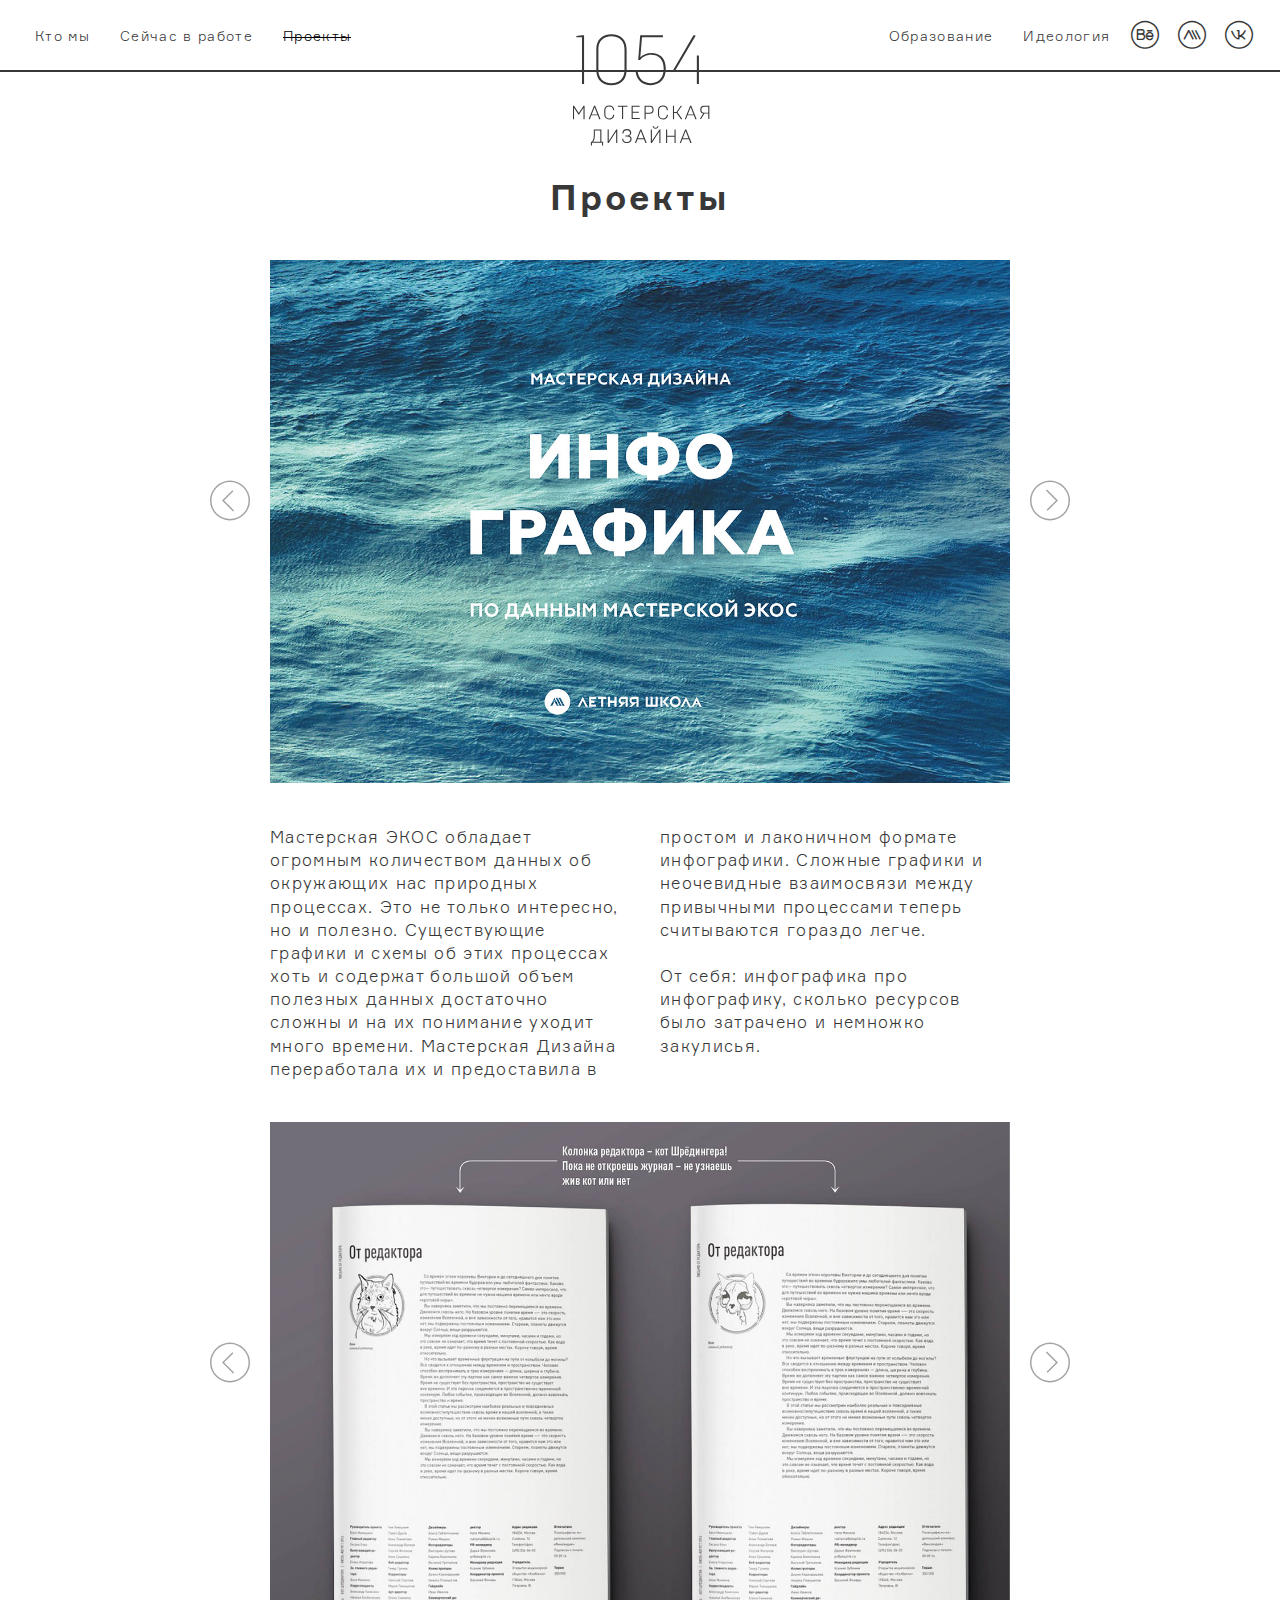
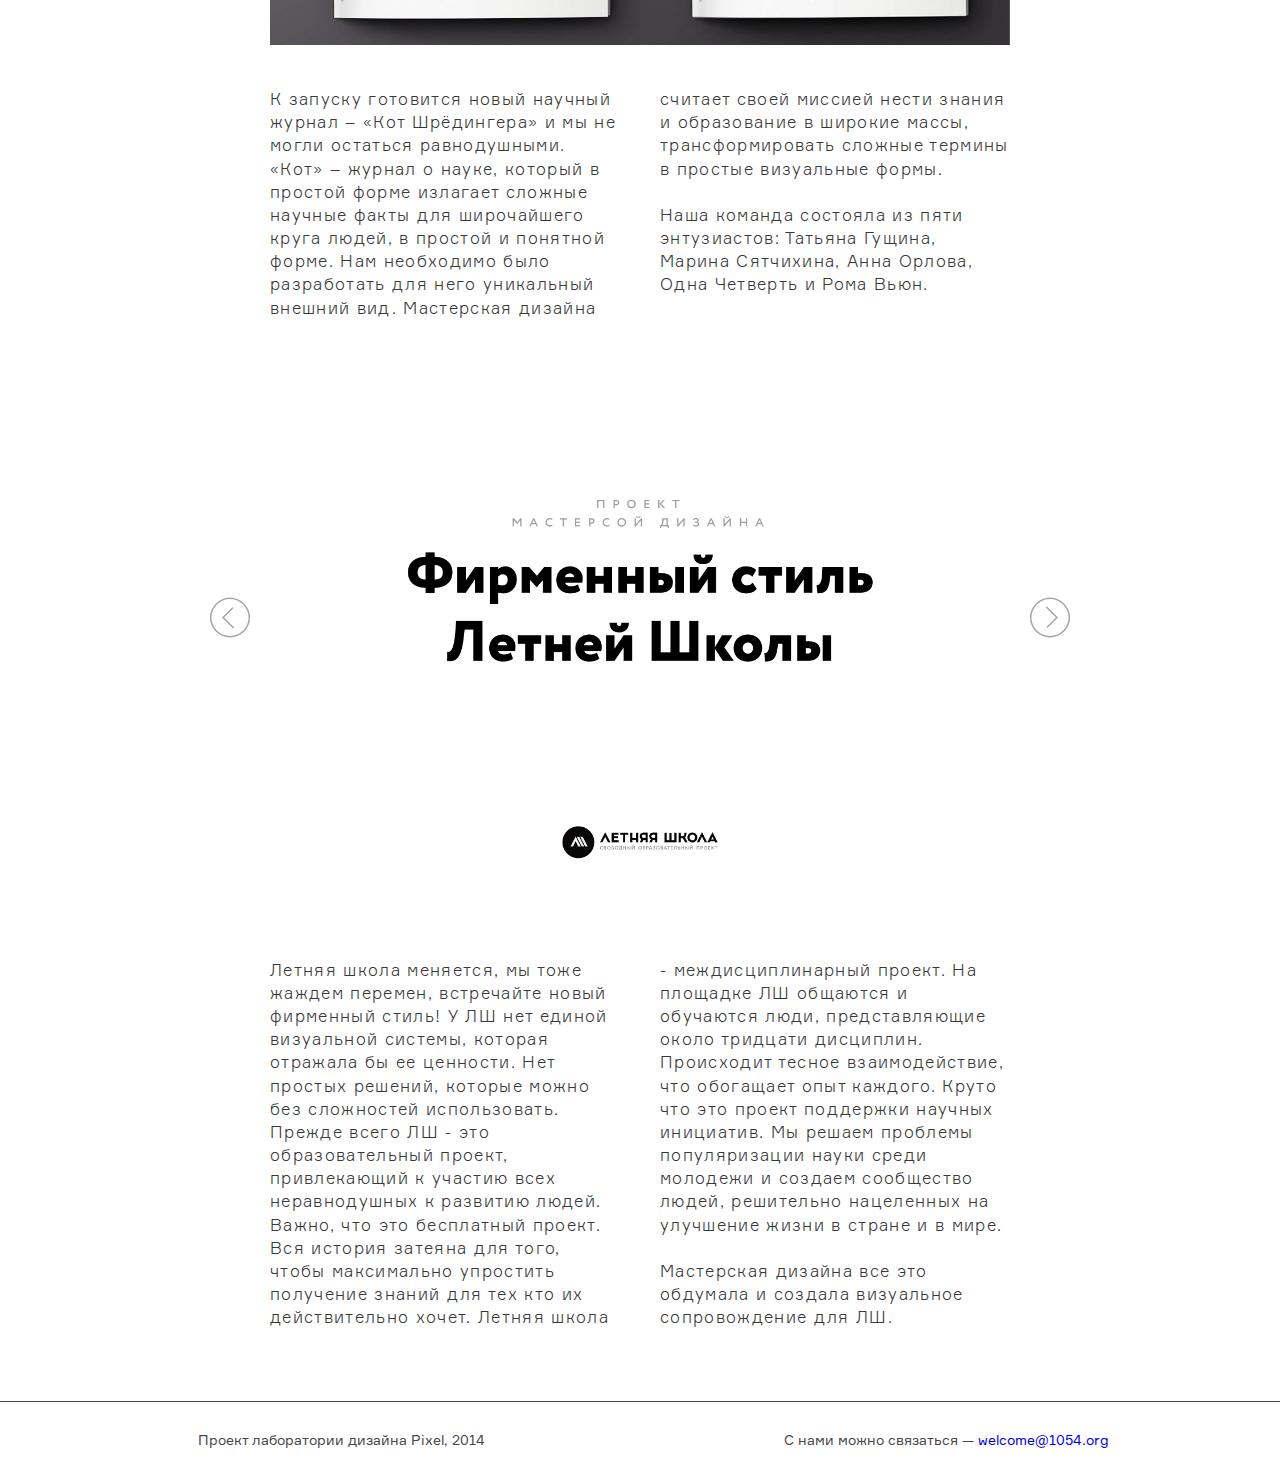
<file: projects.html>
<!DOCTYPE html>
<html lang="en">
<head>
  <meta charset="UTF-8">
  <meta http-equiv="X-UA-Compatible" content="IE=edge">
  <meta name="viewport" content="width=device-width, initial-scale=1.0">
  <title>Мастерская Дизайна</title>
  <link rel="stylesheet" href="css/bootstrap.css">
  <link rel="stylesheet" href="css/fonts.css">
  <link rel="shortcut icon" href="css/icon.ico">
  <!-- HTML5 shim and Respond.js IE8 support of HTML5 elements and media queries -->
  <!--[if lt IE 9]>
    <script src="https://oss.maxcdn.com/html5shiv/3.7.2/html5shiv.min.js"></script>
    <script src="https://oss.maxcdn.com/respond/1.4.2/respond.min.js"></script>
  <![endif]-->
  <!-- logo svg styles -->
</head>
<body>

  <div class="screen">
    <nav class="navbar navbar-default navbar-static-top" role="navigation">
      <div class="container-fluid">
        <!-- Brand and toggle get grouped for better mobile display -->
        <div class="navbar-header text-center">
          <button type="button" class="navbar-toggle collapsed" data-toggle="collapse" data-target="#bs-example-navbar-collapse-1">
            <span class="sr-only">Toggle navigation</span>
            <i class="fi fi-menu fi-x3"></i>
          </button>
          <svg version="1.0" id="Layer_1" xmlns="http://www.w3.org/2000/svg" xmlns:xlink="http://www.w3.org/1999/xlink" x="0px" y="0px"viewBox="0 0 210.4 171.1" style="enable-background:new 0 0 210.4 171.1;" xml:space="preserve" class="logo">
            <g>
              <g>
                <g>
                  <path class="st0" d="M0,109.7h1.6l7.3,11.1l7.3-11.1h1.6v20.6h-1.7v-17.6l-6.7,10.3H8.3l-6.7-10.3v17.6H0V109.7z"/>
                  <path class="st0" d="M24.3,129.7l8-20H34l8,20v0.6h-1.7l-2.3-5.8h-9.8l-2.3,5.8h-1.6V129.7z M37.5,123l-4.4-11l-4.4,11H37.5z"/>
                  <path class="st0" d="M48,123.3v-6.6c0-4.7,2.9-7.4,7.8-7.4c3.9,0,7.4,2.3,7.4,6.9v0.3h-1.7v-0.3c0-3.6-2.8-5.3-5.7-5.3
                    c-3.9,0-6.1,2.1-6.1,5.7v6.9c0,3.6,2.2,5.7,6.1,5.7c2.9,0,5.7-1.7,5.7-5.3v-0.3h1.7v0.3c0,4.6-3.5,6.9-7.4,6.9
                    C50.9,130.7,48,128,48,123.3z"/>
                  <path class="st0" d="M75.3,111.2h-6.5v-1.5h14.7v1.5H77v19h-1.7V111.2z"/>
                  <path class="st0" d="M90,109.7h12.5v1.5H91.7v7.9h9.4v1.5h-9.4v8.1h10.8v1.5H90V109.7z"/>
                  <path class="st0" d="M109.9,109.7h8.3c3.5,0,5.6,2.4,5.6,6.1c0,3.7-2.1,6.1-5.6,6.1h-6.6v8.4h-1.7V109.7z M118,120.3
                    c2.5,0,4.1-1.7,4.1-4.5c0-2.9-1.6-4.6-4.1-4.6h-6.4v9.1H118z"/>
                  <path class="st0" d="M130.5,123.3v-6.6c0-4.7,2.9-7.4,7.8-7.4c3.9,0,7.4,2.3,7.4,6.9v0.3H144v-0.3c0-3.6-2.8-5.3-5.7-5.3
                    c-3.9,0-6.1,2.1-6.1,5.7v6.9c0,3.6,2.2,5.7,6.1,5.7c2.9,0,5.7-1.7,5.7-5.3v-0.3h1.7v0.3c0,4.6-3.5,6.9-7.4,6.9
                    C133.4,130.7,130.5,128,130.5,123.3z"/>
                  <path class="st0" d="M153.4,109.7h1.7v9.5h3.9l6.5-9.5h1.6v0.6l-6.6,9.6l7,9.8v0.6h-1.7l-6.7-9.6h-3.9v9.6h-1.7V109.7z"/>
                  <path class="st0" d="M171.9,129.7l8-20h1.7l8,20v0.6h-1.7l-2.3-5.8h-9.8l-2.3,5.8h-1.6V129.7z M185.1,123l-4.4-11l-4.4,11H185.1z
                    "/>
                  <path class="st0" d="M195,129.7l5-8c-2.8-0.4-4.6-2.4-4.6-6c0-3.7,2.1-6.1,5.7-6.1h8.3v20.6h-1.7v-8.4h-5.8l-5.2,8.4H195V129.7z
                     M207.7,120.3v-9.1h-6.3c-2.6,0-4.2,1.7-4.2,4.6c0,2.9,1.6,4.6,4.2,4.6H207.7z"/>
                </g>
                <g>
                  <path class="st0" d="M27.5,165.2H29c1.5-1.9,3-4.3,3-10.5v-8.6h11.6v19h2.6v5.8h-1.6v-4.3H29.1v4.3h-1.6V165.2z M41.9,165.2
                    v-17.5h-8.3v7c0,6.1-1.3,8.5-2.7,10.5H41.9z"/>
                  <path class="st0" d="M53.2,146.2h1.7v17.6l11.5-17.6H68v20.6h-1.7v-17.6l-11.5,17.6h-1.6V146.2z"/>
                  <path class="st0" d="M75.4,160.3h1.7c0,3.5,2.5,5.2,5.8,5.2c3.3,0,5.3-1.7,5.3-4.6c0-2.5-1.8-4.1-4.8-4.1h-3v-1.5h3
                    c2.6,0,4.2-1.2,4.2-3.7c0-2.4-1.7-4.3-4.9-4.3c-3,0-5.2,1.7-5.2,5.2h-1.7c0-4.6,3-6.9,7-6.9c4.3,0,6.6,2.4,6.6,5.7
                    c0,2.6-1.5,4.1-3.4,4.7c2.2,0.5,4,2.1,4,4.9c0,3.7-2.5,6.2-7,6.2C78.7,167.2,75.5,164.9,75.4,160.3z"/>
                  <path class="st0" d="M95.3,166.2l8-20h1.7l8,20v0.6h-1.7L109,161h-9.8l-2.3,5.8h-1.6V166.2z M108.5,159.5l-4.4-11l-4.4,11H108.5z
                    "/>
                  <path class="st0" d="M119.5,146.2h1.7v17.6l11.5-17.6h1.6v20.6h-1.7v-17.6l-11.5,17.6h-1.6V146.2z M122.4,141v-0.3h1.4v0.3
                    c0,1.8,1.1,2.7,3,2.7c1.9,0,3-0.9,3-2.7v-0.3h1.4v0.3c0,2.6-1.9,4-4.5,4C124.3,145,122.4,143.5,122.4,141z"/>
                  <path class="st0" d="M142.9,146.2h1.7v9.5h11.3v-9.5h1.7v20.6h-1.7v-9.6h-11.3v9.6h-1.7V146.2z"/>
                  <path class="st0" d="M164.2,166.2l8-20h1.7l8,20v0.6h-1.7l-2.3-5.8H168l-2.3,5.8h-1.6V166.2z M177.4,159.5l-4.4-11l-4.4,11H177.4
                    z"/>
                </g>
              </g>
              <g>
                <path class="st0" d="M5.2,4.6v-2l8.6-1H17v74.9h-3.2V4.6H5.2z"/>
                <path class="st0" d="M35.8,55.1V23C35.8,8.4,44.9,0,59,0c14.1,0,23.3,8.4,23.3,23v32.1c0,14.5-9.2,23-23.3,23
                  C44.9,78.1,35.8,69.6,35.8,55.1z M79.1,55.3V22.8C79.1,10.5,71.4,3,59,3c-12.4,0-20,7.5-20,19.8v32.5c0,12.2,7.6,19.8,20,19.8
                  C71.4,75.1,79.1,67.5,79.1,55.3z"/>
                <path class="st0" d="M96.1,57.5h3.2c1.6,11,9.4,17.5,20.3,17.5c12.8,0,19.7-9,19.7-21.9c0-14.4-7.8-21.5-19.4-21.5
                  c-7.3,0-13.3,3.5-16.7,7.7h-3.1l3.1-37.7h34.9v3H106l-2.6,30.8c4-4.1,10.1-6.7,16.9-6.7c12.9,0,22.2,7.7,22.2,24.4
                  c0,14.9-8.3,25-23,25C106.8,78.1,97.8,70.7,96.1,57.5z"/>
                <path class="st0" d="M190.3,57.9h-36.6v-2.7l31.3-53.6h2.9v1.3l-30.5,52h32.8V32.5h3.2v22.4h10.6v3h-10.6v18.6h-3.2V57.9z"/>
              </g>
            </g>
          </svg>
        </div>

        <!-- Collect the nav links, forms, and other content for toggling -->
        <div class="collapse navbar-collapse" id="bs-example-navbar-collapse-1">
          <ul class="nav navbar-nav navbar-left">
            <li><a href="index.html#team">Кто мы</a></li>
            <li><a href="index.html#work">Сейчас в работе</a></li>
            <li><a href="#" class="active">Проекты</a></li>
          </ul>
          
          <ul class="nav navbar-nav navbar-right">
            <li><a href="education.html">Образование</a></li>
            <li><a href="philosophy.html">Идеология</a></li>
            <li class="icon">
              <a href="#" class="icon"><i class="fi fi-be fi-x2"></i></a>
              <a href="http://letnyayashkola.org/design/" target="blank" class="icon"><i class="fi fi-lsh fi-x2"></i></a>
              <a href="http://vk.com/shkola_rr_design" target="blank" class="icon"><i class="fi fi-vk fi-x2"></i></a>
            </li>
          </ul>
        </div><!-- /.navbar-collapse -->
      </div><!-- /.container-fluid -->
    </nav>
    <div class="container mtop5">
      <div class="row">
        <div class="col-lg-10 col-lg-offset-1 col-md-12 col-md-offset-0 col-sm-10 col-sm-offset-1">
          <h2 class="text-center">Проекты</h2>
          <div class="row-sm">
          <div id="carousel-infographics" class="carousel slide" data-ride="carousel">
            <!-- Indicators -->
<!--               <ol class="carousel-indicators">
              <li data-target="#carousel-example-generic" data-slide-to="0" class="active"></li>
              <li data-target="#carousel-example-generic" data-slide-to="1"></li>
              <li data-target="#carousel-example-generic" data-slide-to="2"></li>
              <li data-target="#carousel-example-generic" data-slide-to="3"></li>
              <li data-target="#carousel-example-generic" data-slide-to="4"></li>
              <li data-target="#carousel-example-generic" data-slide-to="5"></li>
              <li data-target="#carousel-example-generic" data-slide-to="6"></li>
              <li data-target="#carousel-example-generic" data-slide-to="7"></li>
              <li data-target="#carousel-example-generic" data-slide-to="8"></li>
              <li data-target="#carousel-example-generic" data-slide-to="9"></li>
              <li data-target="#carousel-example-generic" data-slide-to="10"></li>
              <li data-target="#carousel-example-generic" data-slide-to="11"></li>
              <li data-target="#carousel-example-generic" data-slide-to="12"></li>
              <li data-target="#carousel-example-generic" data-slide-to="13"></li>
              <li data-target="#carousel-example-generic" data-slide-to="14"></li>
              <li data-target="#carousel-example-generic" data-slide-to="15"></li>
            </ol> -->

            <!-- Wrapper for slides -->
            <div class="carousel-inner">
              <div class="item active"><img src="css/img/info/slide1.jpg"></div>
              <div class="item"><img src="css/img/info/slide2.jpg"></div>
              <div class="item"><img src="css/img/info/slide3.jpg"></div>
              <div class="item"><img src="css/img/info/slide4.jpg"></div>
              <div class="item"><img src="css/img/info/slide5.jpg"></div>
              <div class="item"><img src="css/img/info/slide6.jpg"></div>
              <div class="item"><img src="css/img/info/slide7.jpg"></div>
              <div class="item"><img src="css/img/info/slide8.jpg"></div>
              <div class="item"><img src="css/img/info/slide9.jpg"></div>
              <div class="item"><img src="css/img/info/slide10.jpg"></div>
              <div class="item"><img src="css/img/info/slide11.jpg"></div>
              <div class="item"><img src="css/img/info/slide12.jpg"></div>
              <div class="item"><img src="css/img/info/slide13.jpg"></div>
              <div class="item"><img src="css/img/info/slide14.jpg"></div>
              <div class="item"><img src="css/img/info/slide15.jpg"></div>
            </div>

            <!-- Controls -->
            <a class="left carousel-control" href="#carousel-infographics" role="button" data-slide="prev">
              <i class="fi fi-arrow_left fi-x2"></i>
            </a>
            <a class="right carousel-control" href="#carousel-infographics" role="button" data-slide="next">
              <i class="fi fi-arrow_right fi-x2"></i>
            </a>
          </div>
          </div>
          <p class="text-column-2 h4">
Мастерская ЭКОС обладает огромным количеством данных об окружающих нас природных процессах. Это не только интересно, но и полезно. Существующие графики и схемы об этих процессах хоть и содержат большой объем полезных данных достаточно сложны и на их понимание уходит много времени. Мастерская Дизайна переработала их и предоставила в простом и лаконичном формате инфографики. Сложные графики и неочевидные взаимосвязи между привычными процессами теперь считываются гораздо легче.<br><br>От себя: инфографика про инфографику, сколько ресурсов было затрачено и немножко закулисья.
          </p>
          <div class="row-sm">
          <div id="carousel-cat" class="carousel slide" data-ride="carousel">
            <!-- Indicators -->
<!--               <ol class="carousel-indicators">
              <li data-target="#carousel-example-generic" data-slide-to="0" class="active"></li>
              <li data-target="#carousel-example-generic" data-slide-to="1"></li>
              <li data-target="#carousel-example-generic" data-slide-to="2"></li>
              <li data-target="#carousel-example-generic" data-slide-to="3"></li>
              <li data-target="#carousel-example-generic" data-slide-to="4"></li>
              <li data-target="#carousel-example-generic" data-slide-to="5"></li>
              <li data-target="#carousel-example-generic" data-slide-to="6"></li>
              <li data-target="#carousel-example-generic" data-slide-to="7"></li>
              <li data-target="#carousel-example-generic" data-slide-to="8"></li>
              <li data-target="#carousel-example-generic" data-slide-to="9"></li>
              <li data-target="#carousel-example-generic" data-slide-to="10"></li>
              <li data-target="#carousel-example-generic" data-slide-to="11"></li>
              <li data-target="#carousel-example-generic" data-slide-to="12"></li>
              <li data-target="#carousel-example-generic" data-slide-to="13"></li>
              <li data-target="#carousel-example-generic" data-slide-to="14"></li>
              <li data-target="#carousel-example-generic" data-slide-to="15"></li>
            </ol> -->

            <!-- Wrapper for slides -->
            <div class="carousel-inner">
              <div class="item"><img src="css/img/cat/1.jpg"></div>
              <div class="item"><img src="css/img/cat/2.jpg"></div>
              <div class="item"><img src="css/img/cat/3.jpg"></div>
              <div class="item"><img src="css/img/cat/4.jpg"></div>
              <div class="item"><img src="css/img/cat/5.jpg"></div>
              <div class="item active"><img src="css/img/cat/6.jpg"></div>
              <div class="item"><img src="css/img/cat/7.jpg"></div>
              <div class="item"><img src="css/img/cat/8.jpg"></div>
              <div class="item"><img src="css/img/cat/9.jpg"></div>
              <div class="item"><img src="css/img/cat/10.jpg"></div>
              <div class="item"><img src="css/img/cat/11.jpg"></div>
            </div>

            <!-- Controls -->
            <a class="left carousel-control" href="#carousel-cat" role="button" data-slide="prev">
              <i class="fi fi-arrow_left fi-x2"></i>
            </a>
            <a class="right carousel-control" href="#carousel-cat" role="button" data-slide="next">
              <i class="fi fi-arrow_right fi-x2"></i>
            </a>
          </div>
          </div>
          <p class="text-column-2 h4">
            К запуску готовится новый научный журнал – «Кот Шрёдингера» и мы не могли остаться равнодушными. «Кот» – журнал о науке, который в простой форме излагает сложные научные факты для широчайшего круга людей, в простой и понятной форме. Нам необходимо было разработать для него уникальный внешний вид. Мастерская дизайна считает своей миссией нести знания и образование в широкие массы, трансформировать сложные термины в простые визуальные формы.<br><br>Наша команда состояла из пяти энтузиастов: Татьяна Гущина, Марина Сятчихина, Анна Орлова, Одна Четверть и Рома Вьюн.
          </p>
          <div class="row-sm">
          <div id="carousel-lsh" class="carousel slide" data-ride="carousel">
            <!-- Indicators -->
<!--               <ol class="carousel-indicators">
              <li data-target="#carousel-example-generic" data-slide-to="0" class="active"></li>
              <li data-target="#carousel-example-generic" data-slide-to="1"></li>
              <li data-target="#carousel-example-generic" data-slide-to="2"></li>
              <li data-target="#carousel-example-generic" data-slide-to="3"></li>
              <li data-target="#carousel-example-generic" data-slide-to="4"></li>
              <li data-target="#carousel-example-generic" data-slide-to="5"></li>
              <li data-target="#carousel-example-generic" data-slide-to="6"></li>
              <li data-target="#carousel-example-generic" data-slide-to="7"></li>
              <li data-target="#carousel-example-generic" data-slide-to="8"></li>
              <li data-target="#carousel-example-generic" data-slide-to="9"></li>
              <li data-target="#carousel-example-generic" data-slide-to="10"></li>
              <li data-target="#carousel-example-generic" data-slide-to="11"></li>
              <li data-target="#carousel-example-generic" data-slide-to="12"></li>
              <li data-target="#carousel-example-generic" data-slide-to="13"></li>
              <li data-target="#carousel-example-generic" data-slide-to="14"></li>
              <li data-target="#carousel-example-generic" data-slide-to="15"></li>
            </ol> -->

            <!-- Wrapper for slides -->
            <div class="carousel-inner">
              <div class="item active"><img src="css/img/lsh_style/1.jpg"></div>
              <div class="item"><img src="css/img/lsh_style/2.jpg"></div>
              <div class="item"><img src="css/img/lsh_style/3.jpg"></div>
              <div class="item"><img src="css/img/lsh_style/4.jpg"></div>
              <div class="item"><img src="css/img/lsh_style/5.jpg"></div>
              <div class="item"><img src="css/img/lsh_style/6.jpg"></div>
              <div class="item"><img src="css/img/lsh_style/7.jpg"></div>
              <div class="item"><img src="css/img/lsh_style/8.jpg"></div>
              <div class="item"><img src="css/img/lsh_style/9.jpg"></div>
              <div class="item"><img src="css/img/lsh_style/10.jpg"></div>
              <div class="item"><img src="css/img/lsh_style/11.jpg"></div>
              <div class="item"><img src="css/img/lsh_style/12.jpg"></div>
              <div class="item"><img src="css/img/lsh_style/13.jpg"></div>
              <div class="item"><img src="css/img/lsh_style/14.jpg"></div>
              <div class="item"><img src="css/img/lsh_style/15.jpg"></div>
              <div class="item"><img src="css/img/lsh_style/16.jpg"></div>
            </div>

            <!-- Controls -->
            <a class="left carousel-control" href="#carousel-lsh" role="button" data-slide="prev">
              <i class="fi fi-arrow_left fi-x2"></i>
            </a>
            <a class="right carousel-control" href="#carousel-lsh" role="button" data-slide="next">
              <i class="fi fi-arrow_right fi-x2"></i>
            </a>
          </div>
          </div>
          <p class="text-column-2 h4">
            Летняя школа меняется, мы тоже жаждем перемен, встречайте новый фирменный стиль! У ЛШ нет единой визуальной системы, которая отражала бы ее ценности. Нет простых решений, которые можно без сложностей использовать. Прежде всего ЛШ - это образовательный проект, привлекающий к участию всех неравнодушных к развитию людей. Важно, что это бесплатный проект. Вся история затеяна для того, чтобы максимально упростить получение знаний для тех кто их действительно хочет. Летняя школа - междисциплинарный проект. На площадке ЛШ общаются и обучаются люди, представляющие около тридцати дисциплин. Происходит тесное взаимодействие, что обогащает опыт каждого. Круто что это проект поддержки научных инициатив. Мы решаем проблемы популяризации науки среди молодежи и создаем сообщество людей, решительно нацеленных на улучшение жизни в стране и в мире. <br><br>Мастерская дизайна все это обдумала и создала визуальное сопровождение для ЛШ.
          </p>
        </div>
      </div>
    </div>
    <div class="row footer clearfix">
      <div class="col-sm-6 text-center"><i class="fi fi-pixel fi-x2"></i>Проект лаборатории дизайна Pixel, 2014</div>
      <div class="col-sm-6 text-center">С нами можно связаться — <a href="mailto:welcome@1054.org">welcome@1054.org</a></div>
    </div>
  </div>

  <script src="js/jquery.min.js"></script>
  <script src="js/bootstrap.min.js"></script>
  <script>
  $('.carousel').carousel( { interval: 0 } );
  //main logo inline svg can't surrond by anchor so this hack
  $('#Layer_1').click(function () { location.href = "index.html"; });
  </script>
</body>

</html>
</file>
<file: css/fonts.css>
@font-face {
    font-family: Formular;
    src: url(fonts/Formular-Regular.otf);
    font-weight: 400;
}
@font-face {
    font-family: Formular;
    src: url(fonts/Formular-Light.otf);
    font-weight: 300;
}
@font-face {
    font-family: Formular;
    src: url(fonts/Formular-Medium.otf);
    font-weight: 500;
}
@font-face {
    font-family: Formular;
    src: url(fonts/Formular-Bold.otf);
    font-weight: 600;
}

.Drop_x0020_Shadow{fill:none;}
.Round_x0020_Corners_x0020_2_x0020_pt{fill:#FFFFFF;stroke:#000000;stroke-miterlimit:10;}
.Live_x0020_Reflect_x0020_X{fill:none;}
.Bevel_x0020_Soft{fill:url(#SVGID_1_);}
.Dusk{fill:#FFFFFF;}
.Foliage_GS{fill:#FFDD00;}
.Pompadour_GS{fill-rule:evenodd;clip-rule:evenodd;fill:#44ADE2;}
.st0{fill:#383938;}
.navbar-inverse .st0{fill:#fff;}
</file>
